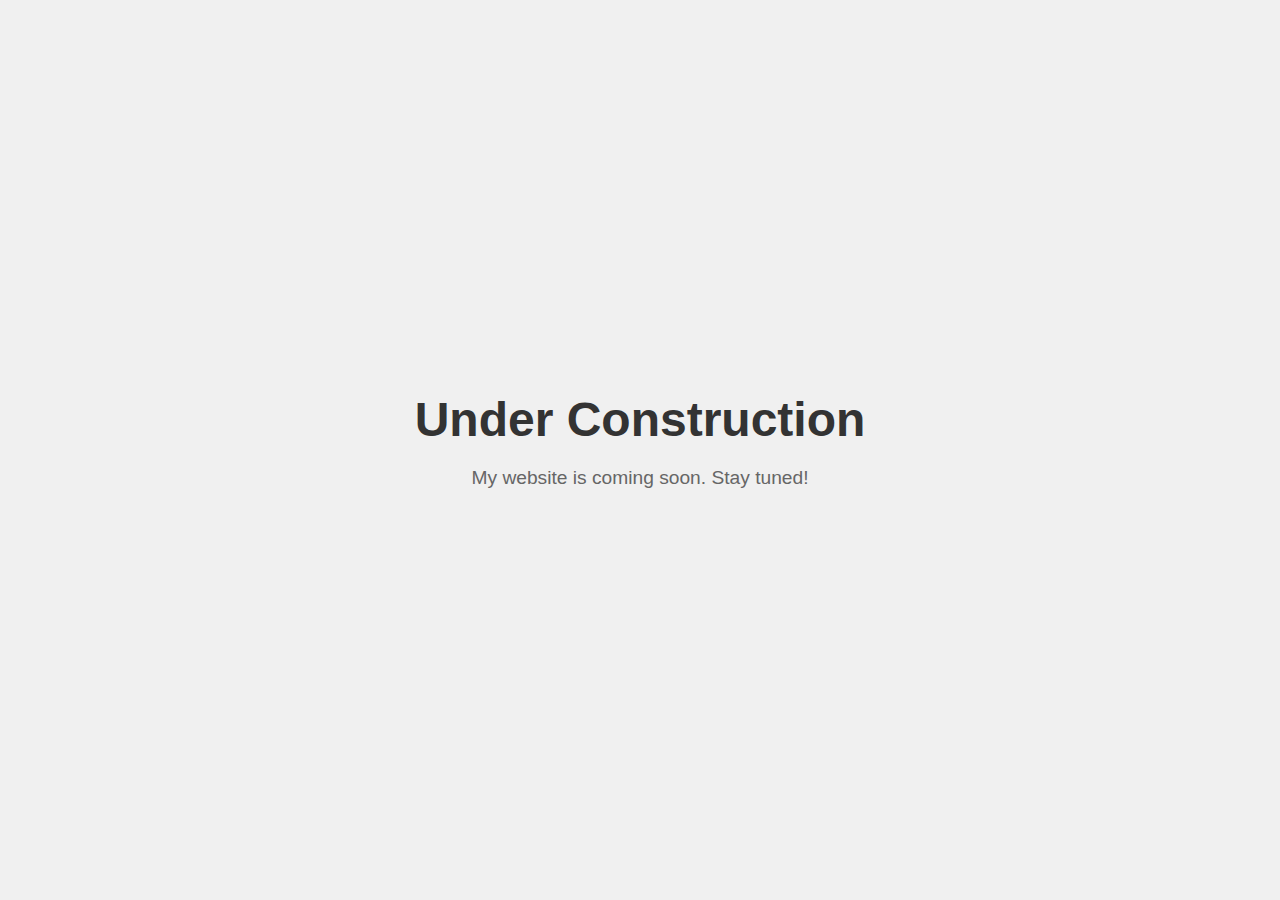
<file: Index.html>
<!DOCTYPE html>
<html lang="en">
<head>
<meta charset="UTF-8" />
<meta name="viewport" content="width=device-width, initial-scale=1.0" />
<title>Site Under Construction</title>
<style>
  body {
    background-color: #f0f0f0;
    display: flex;
    flex-direction: column;
    justify-content: center;
    align-items: center;
    height: 100vh;
    margin: 0;
    font-family: Arial, sans-serif;
  }
  h1 {
    font-size: 3em;
    margin: 0;
    color: #333;
  }
  p {
    font-size: 1.2em;
    color: #666;
  }
</style>
</head>
<body>
<h1>Under Construction</h1>
<p>My website is coming soon. Stay tuned!</p>
</body>
</html>
</file>
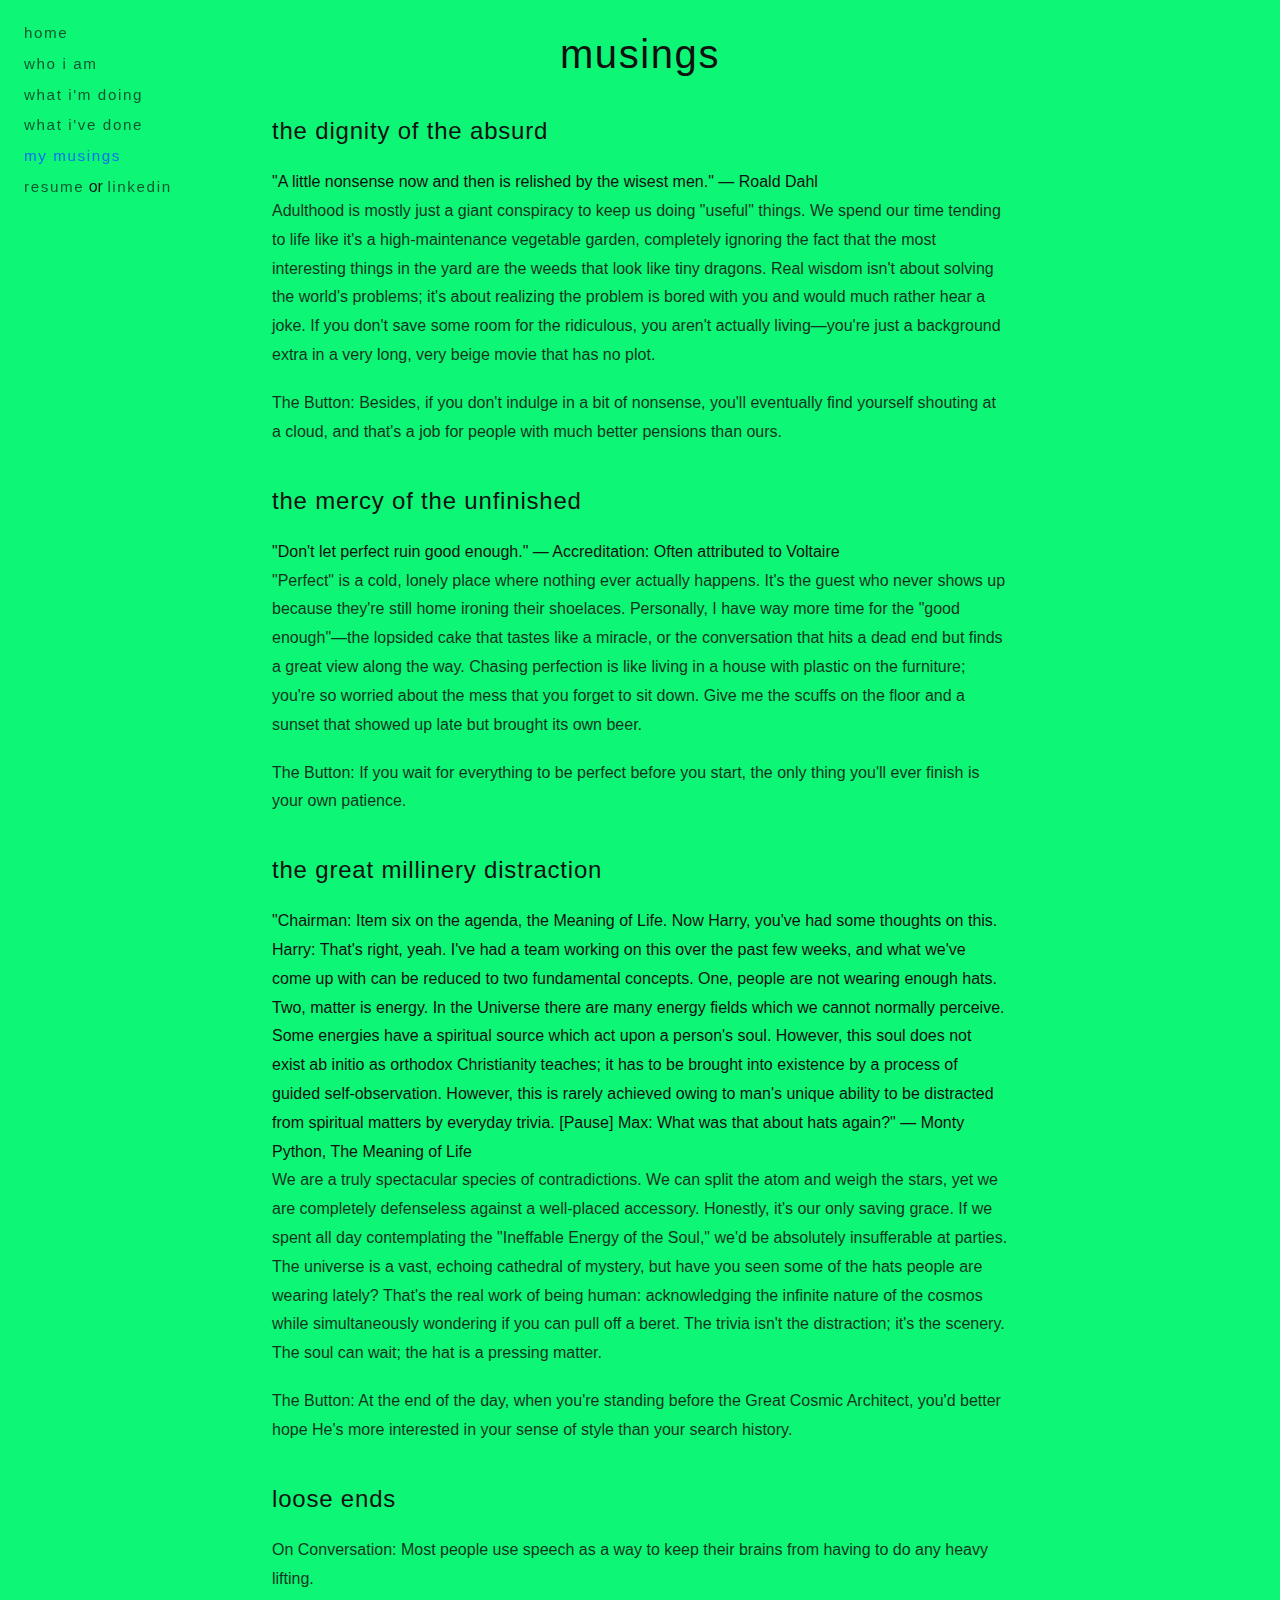
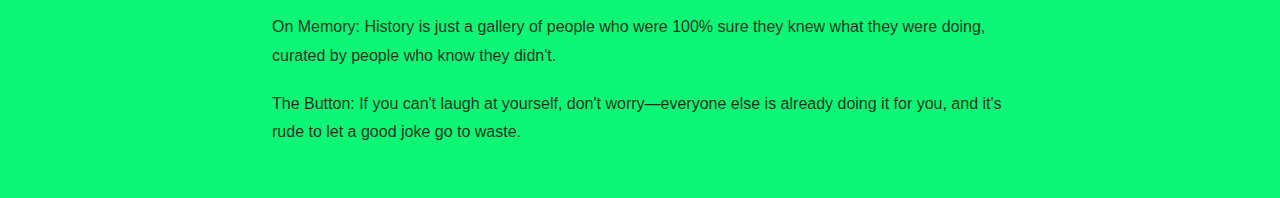
<file: musings.html>
<!DOCTYPE html>
<html lang="en">
<head>
    <meta charset="UTF-8">
    <meta name="viewport" content="width=device-width, initial-scale=1.0">
    <title>My Musings - Brendan Scoggin</title>
    <link rel="stylesheet" href="brendan_style.css">
</head>
<body>
    <nav class="top-nav">
        <ul>
            <li><a href="index.html">home</a></li>
            <li><a href="who-i-am.html">who i am</a></li>
            <li><a href="what-im-doing.html">what i'm doing</a></li>
            <li><a href="what-ive-done.html">what i've done</a></li>
            <li><a href="musings.html" class="active">my musings</a></li>
            <li><a href="https://docs.google.com/document/d/e/2PACX-1vRlG7qNAQnxeT9qfvQn0seeWl_OkJBGIAW8DvSuulfplm1lKD2IhGBYloyG8NarY7PKH-PVxymOO7G1/pub">resume</a> or <a href="https://www.linkedin.com/in/brendantscoggin">linkedin</a></li>
        </ul>
    </nav>
    
    <main class="page-content">
        <div class="page-section">
            <h1>Musings</h1>
            
            <div class="content-block">
                <h2>The Dignity of the Absurd</h2>
                <blockquote>"A little nonsense now and then is relished by the wisest men." — Roald Dahl</blockquote>
                <p>Adulthood is mostly just a giant conspiracy to keep us doing "useful" things. We spend our time tending to life like it's a high-maintenance vegetable garden, completely ignoring the fact that the most interesting things in the yard are the weeds that look like tiny dragons. Real wisdom isn't about solving the world's problems; it's about realizing the problem is bored with you and would much rather hear a joke. If you don't save some room for the ridiculous, you aren't actually living—you're just a background extra in a very long, very beige movie that has no plot.</p>
                <p>The Button: Besides, if you don't indulge in a bit of nonsense, you'll eventually find yourself shouting at a cloud, and that's a job for people with much better pensions than ours.</p>
                <h2>The Mercy of the Unfinished</h2>
                <blockquote>"Don't let perfect ruin good enough." — Accreditation: Often attributed to Voltaire</blockquote>
                <p>"Perfect" is a cold, lonely place where nothing ever actually happens. It's the guest who never shows up because they're still home ironing their shoelaces. Personally, I have way more time for the "good enough"—the lopsided cake that tastes like a miracle, or the conversation that hits a dead end but finds a great view along the way. Chasing perfection is like living in a house with plastic on the furniture; you're so worried about the mess that you forget to sit down. Give me the scuffs on the floor and a sunset that showed up late but brought its own beer.</p>
                <p>The Button: If you wait for everything to be perfect before you start, the only thing you'll ever finish is your own patience.</p>
                <h2>The Great Millinery Distraction</h2>
                <blockquote>"Chairman: Item six on the agenda, the Meaning of Life. Now Harry, you've had some thoughts on this. Harry: That's right, yeah. I've had a team working on this over the past few weeks, and what we've come up with can be reduced to two fundamental concepts. One, people are not wearing enough hats. Two, matter is energy. In the Universe there are many energy fields which we cannot normally perceive. Some energies have a spiritual source which act upon a person's soul. However, this soul does not exist ab initio as orthodox Christianity teaches; it has to be brought into existence by a process of guided self-observation. However, this is rarely achieved owing to man's unique ability to be distracted from spiritual matters by everyday trivia. [Pause] Max: What was that about hats again?" — Monty Python, The Meaning of Life</blockquote>
                <p>We are a truly spectacular species of contradictions. We can split the atom and weigh the stars, yet we are completely defenseless against a well-placed accessory. Honestly, it's our only saving grace. If we spent all day contemplating the "Ineffable Energy of the Soul," we'd be absolutely insufferable at parties. The universe is a vast, echoing cathedral of mystery, but have you seen some of the hats people are wearing lately? That's the real work of being human: acknowledging the infinite nature of the cosmos while simultaneously wondering if you can pull off a beret. The trivia isn't the distraction; it's the scenery. The soul can wait; the hat is a pressing matter.</p>
                <p>The Button: At the end of the day, when you're standing before the Great Cosmic Architect, you'd better hope He's more interested in your sense of style than your search history.</p>
                <h2>Loose Ends</h2>
                <p>On Conversation: Most people use speech as a way to keep their brains from having to do any heavy lifting.</p>
                <p>On Memory: History is just a gallery of people who were 100% sure they knew what they were doing, curated by people who know they didn't.</p>
                <p>The Button: If you can't laugh at yourself, don't worry—everyone else is already doing it for you, and it's rude to let a good joke go to waste.</p>
            </div>
        </div>
    </main>
</body>
</html>
</file>
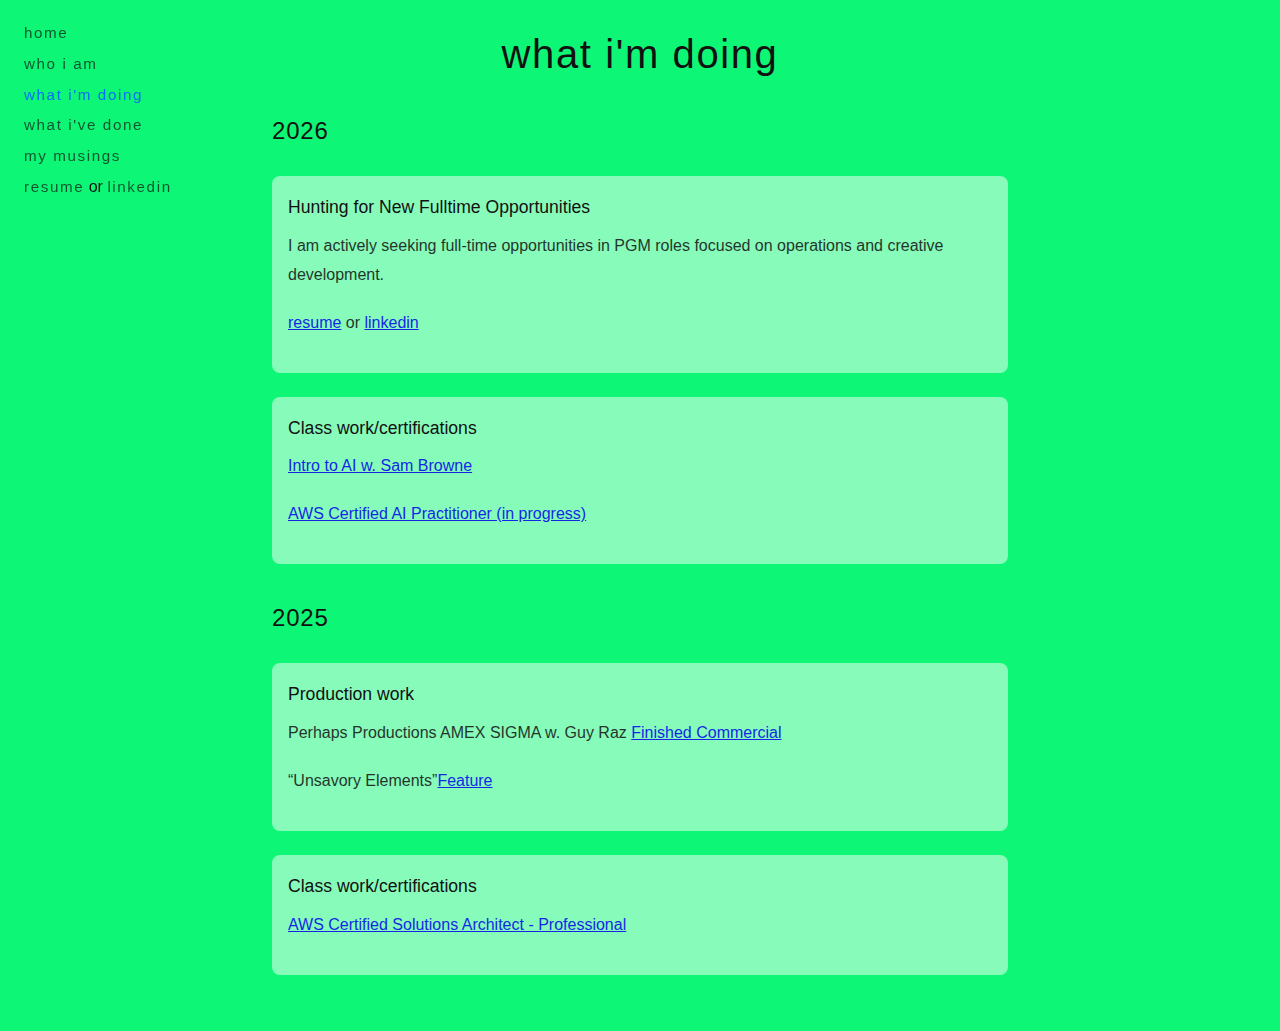
<file: what-im-doing.html>
<!DOCTYPE html>
<html lang="en">
<head>
    <meta charset="UTF-8">
    <meta name="viewport" content="width=device-width, initial-scale=1.0">
    <title>What I'm Doing - Brendan Scoggin</title>
    <link rel="stylesheet" href="brendan_style.css">
</head>
<body>
    <nav class="top-nav">
        <ul>
            <li><a href="index.html">home</a></li>
            <li><a href="who-i-am.html">who i am</a></li>
            <li><a href="what-im-doing.html" class="active">what i'm doing</a></li>
            <li><a href="what-ive-done.html">what i've done</a></li>
            <li><a href="musings.html">my musings</a></li>
            <li><a href="https://docs.google.com/document/d/e/2PACX-1vRlG7qNAQnxeT9qfvQn0seeWl_OkJBGIAW8DvSuulfplm1lKD2IhGBYloyG8NarY7PKH-PVxymOO7G1/pub">resume</a> or <a href="https://www.linkedin.com/in/brendantscoggin">linkedin</a></li>
        </ul>
    </nav>
    
    <main class="page-content">
        <div class="page-section">
            <h1>what i'm doing</h1>

            <div class="content-block">
                <h2>2026</h2>
                
                <div class="experience-item">
                    <h3>Hunting for New Fulltime Opportunities</h3>
                    <p>I am actively seeking full-time opportunities in PGM roles focused on operations and creative development.</p>
                    <p><a href="https://docs.google.com/document/d/e/2PACX-1vRlG7qNAQnxeT9qfvQn0seeWl_OkJBGIAW8DvSuulfplm1lKD2IhGBYloyG8NarY7PKH-PVxymOO7G1/pub">resume</a> or <a href="https://www.linkedin.com/in/brendantscoggin">linkedin</a></p></p>

                </div>
                
                <div class="experience-item">
                    <h3>Class work/certifications</h3>
                    <p><a href="https://samsclass.info/ML/430_S26.shtml">Intro to AI w. Sam Browne</a></p>
                    <p><a href="https://docs.aws.amazon.com/aws-certification/latest/examguides/ai-practitioner-01.html">AWS Certified AI Practitioner (in progress)</a></p>
                </div>
            </div>
            
            <div class="content-block">
                <h2>2025</h2>
                
                <div class="experience-item">
                    <h3>Production work</h3>
                    <p>Perhaps Productions AMEX SIGMA w. Guy Raz <a href="www.instagram.com/reel/DRfD1Uqjnlx/?igsh=NzgyYTk0Y2YyNg%3D%3D">Finished Commercial</a></a></p>
                     <p>“Unsavory Elements”<a href="https://www.imdb.com/title/tt28833665/">Feature</a></a></p>

                </div>
                
                <div class="experience-item">
                    <h3>Class work/certifications</h3>
                    <p><a href="https://www.credly.com/badges/5042f7a1-37dd-43e3-bdde-f88188560d9f">AWS Certified Solutions Architect - Professional</a></p>
                </div>
            </div>
        </div>
    </main>
</body>
</html>
</file>
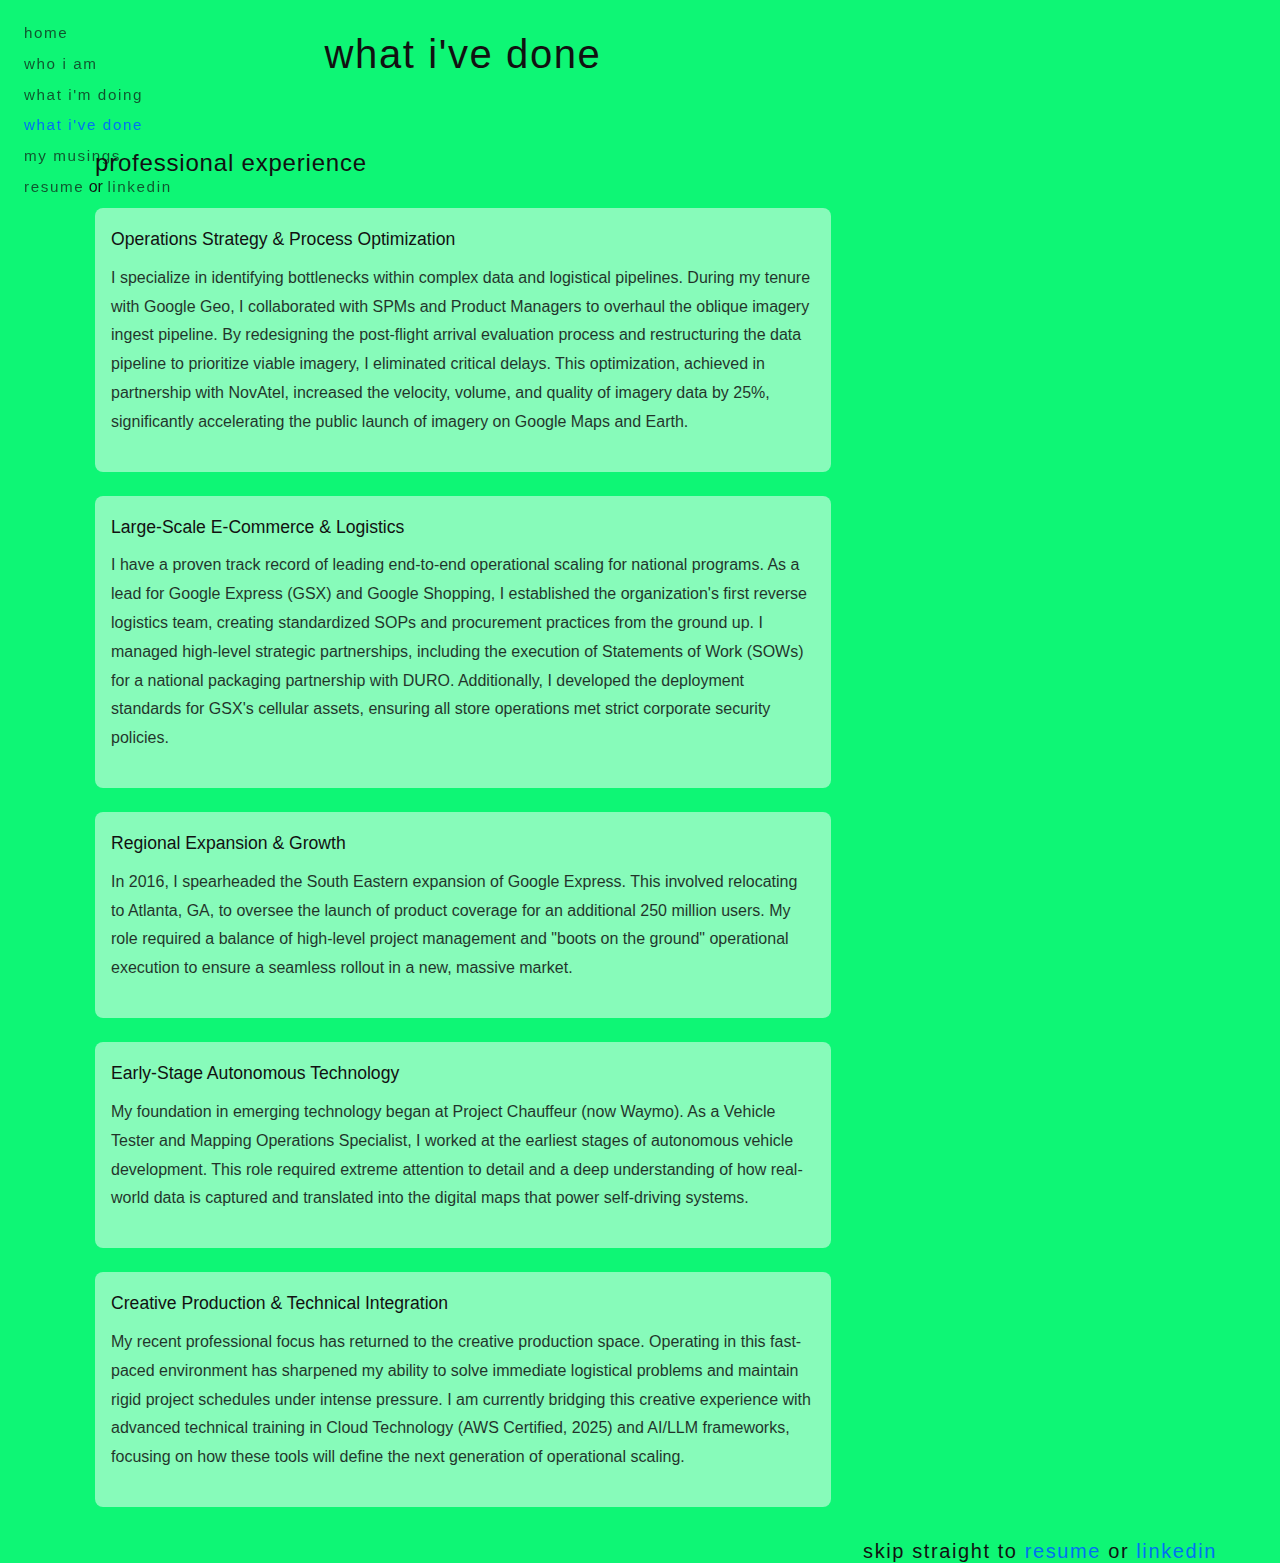
<file: what-ive-done.html>
<!DOCTYPE html>
<html lang="en">
<head>
    <meta charset="UTF-8">
    <meta name="viewport" content="width=device-width, initial-scale=1.0">
    <title>What I've Done - Brendan Scoggin</title>
    <link rel="stylesheet" href="brendan_style.css">
</head>
<body>
    <nav class="top-nav">
        <ul>
            <li><a href="index.html">home</a></li>
            <li><a href="who-i-am.html">who i am</a></li>
            <li><a href="what-im-doing.html">what i'm doing</a></li>
            <li><a href="what-ive-done.html" class="active">what i've done</a></li>
            <li><a href="musings.html">my musings</a></li>
            <li><a href="https://docs.google.com/document/d/e/2PACX-1vRlG7qNAQnxeT9qfvQn0seeWl_OkJBGIAW8DvSuulfplm1lKD2IhGBYloyG8NarY7PKH-PVxymOO7G1/pub">resume</a> or <a href="https://www.linkedin.com/in/brendantscoggin">linkedin</a></li>
        </ul>
    </nav>
    
    <main class="page-content">
        <div class="page-section">
            <div class="header-container">
                <h1>what i've done</h1>
            </div>
            
            <div class="content-block">
                <h2>Professional Experience</h2>
                
                <div class="experience-item">
                    <h3>Operations Strategy & Process Optimization</h3>
                    <p>
                        I specialize in identifying bottlenecks within complex data and logistical pipelines. During my tenure with Google Geo, I collaborated with SPMs and Product Managers to overhaul the oblique imagery ingest pipeline. By redesigning the post-flight arrival evaluation process and restructuring the data pipeline to prioritize viable imagery, I eliminated critical delays. This optimization, achieved in partnership with NovAtel, increased the velocity, volume, and quality of imagery data by 25%, significantly accelerating the public launch of imagery on Google Maps and Earth.
                    </p>
                </div>
                
                <div class="experience-item">
                    <h3>Large-Scale E-Commerce & Logistics</h3>
                    <p>
                        I have a proven track record of leading end-to-end operational scaling for national programs. As a lead for Google Express (GSX) and Google Shopping, I established the organization's first reverse logistics team, creating standardized SOPs and procurement practices from the ground up. I managed high-level strategic partnerships, including the execution of Statements of Work (SOWs) for a national packaging partnership with DURO. Additionally, I developed the deployment standards for GSX's cellular assets, ensuring all store operations met strict corporate security policies.
                    </p>
                </div>
                
                <div class="experience-item">
                    <h3>Regional Expansion & Growth</h3>
                    <p>
                        In 2016, I spearheaded the South Eastern expansion of Google Express. This involved relocating to Atlanta, GA, to oversee the launch of product coverage for an additional 250 million users. My role required a balance of high-level project management and "boots on the ground" operational execution to ensure a seamless rollout in a new, massive market.
                    </p>
                </div>
                
                <div class="experience-item">
                    <h3>Early-Stage Autonomous Technology</h3>
                    <p>
                        My foundation in emerging technology began at Project Chauffeur (now Waymo). As a Vehicle Tester and Mapping Operations Specialist, I worked at the earliest stages of autonomous vehicle development. This role required extreme attention to detail and a deep understanding of how real-world data is captured and translated into the digital maps that power self-driving systems.
                    </p>
                </div>
                
                <div class="experience-item">
                    <h3>Creative Production & Technical Integration</h3>
                    <p>
                        My recent professional focus has returned to the creative production space. Operating in this fast-paced environment has sharpened my ability to solve immediate logistical problems and maintain rigid project schedules under intense pressure. I am currently bridging this creative experience with advanced technical training in Cloud Technology (AWS Certified, 2025) and AI/LLM frameworks, focusing on how these tools will define the next generation of operational scaling.
                    </p>
                </div>
            </div>
        </div>
    </main>
    <p class="skip-links">Skip straight to <a href="https://docs.google.com/document/d/e/2PACX-1vRlG7qNAQnxeT9qfvQn0seeWl_OkJBGIAW8DvSuulfplm1lKD2IhGBYloyG8NarY7PKH-PVxymOO7G1/pub">resume</a> or <a href="https://www.linkedin.com/in/brendantscoggin">linkedin</a></p>
</body>
</html>
</file>
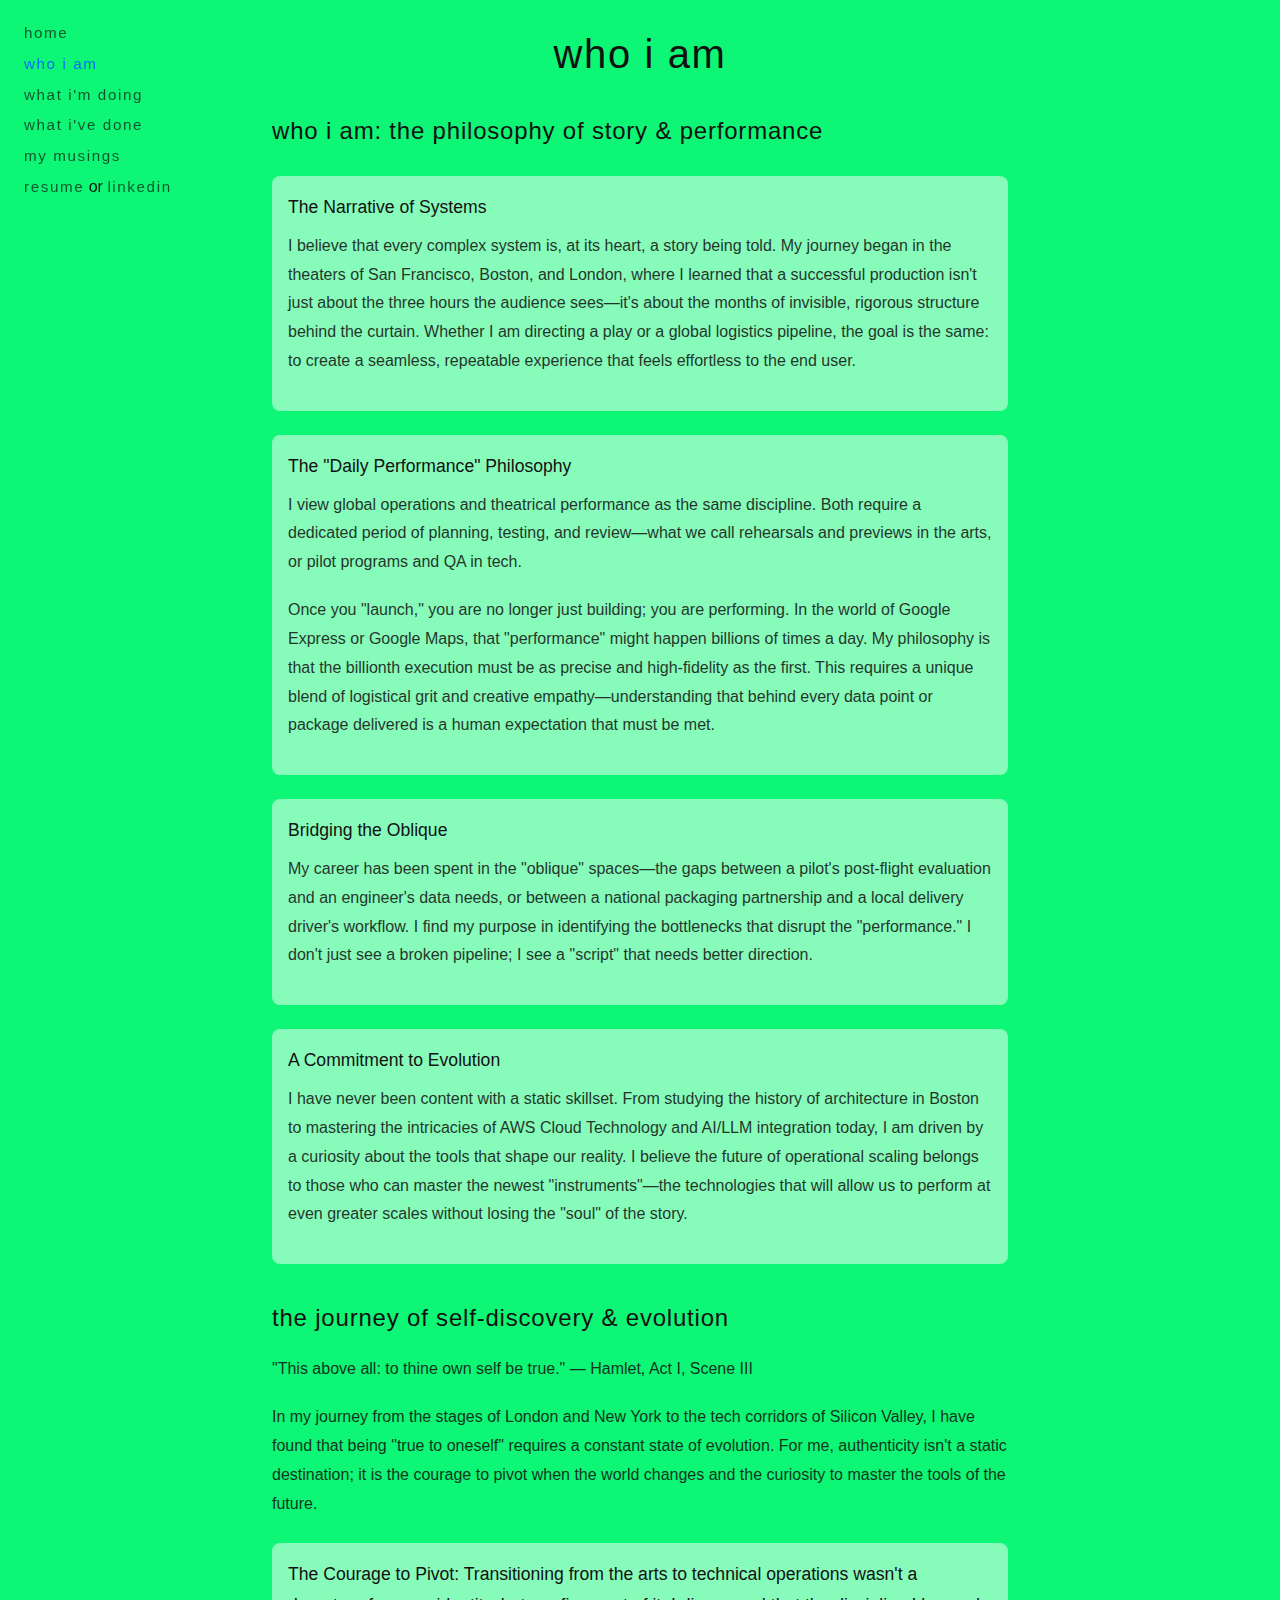
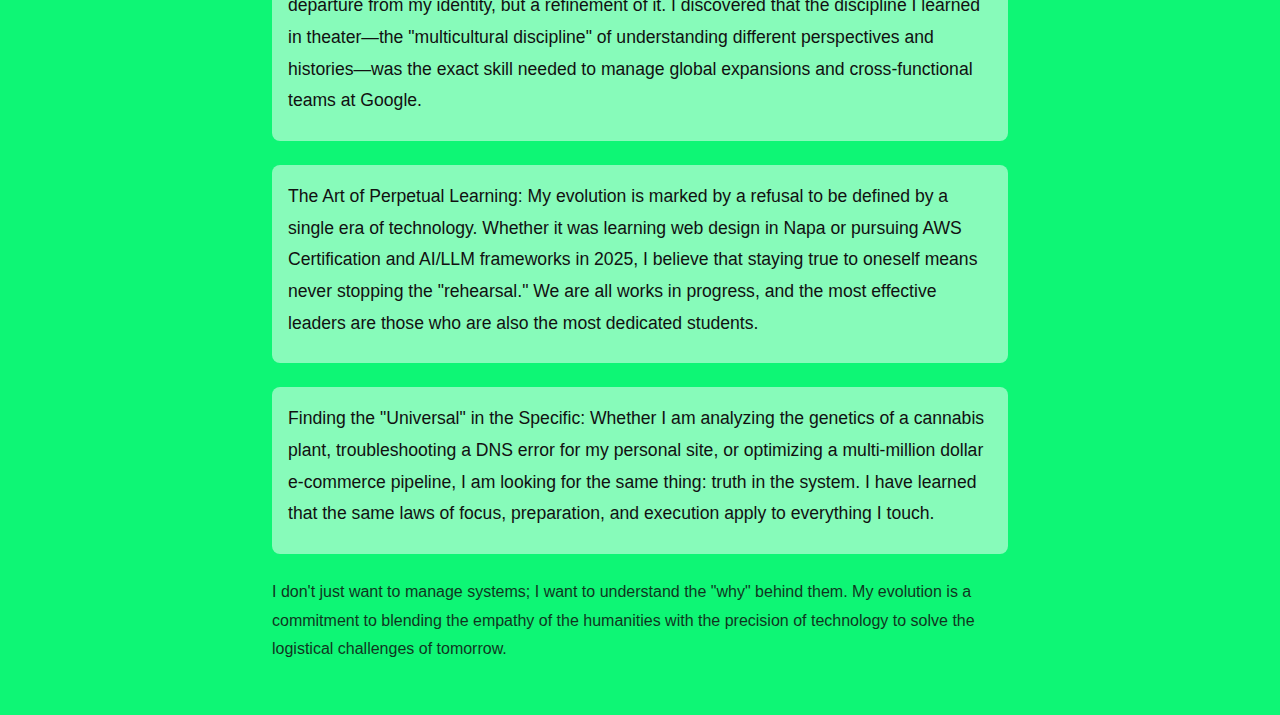
<file: who-i-am.html>
<!DOCTYPE html>
<html lang="en">
<head>
    <meta charset="UTF-8">
    <meta name="viewport" content="width=device-width, initial-scale=1.0">
    <title>Who I Am - Brendan Scoggin</title>
    <link rel="stylesheet" href="brendan_style.css">
</head>
<body>
    <nav class="top-nav">
        <ul>
            <li><a href="index.html">home</a></li>
            <li><a href="who-i-am.html" class="active">who i am</a></li>
            <li><a href="what-im-doing.html">what i'm doing</a></li>
            <li><a href="what-ive-done.html">what i've done</a></li>
            <li><a href="musings.html">my musings</a></li>
            <li><a href="https://docs.google.com/document/d/e/2PACX-1vRlG7qNAQnxeT9qfvQn0seeWl_OkJBGIAW8DvSuulfplm1lKD2IhGBYloyG8NarY7PKH-PVxymOO7G1/pub">resume</a> or <a href="https://www.linkedin.com/in/brendantscoggin">linkedin</a></li>
        </ul>
    </nav>
    
    <main class="page-content">
        <div class="page-section">
            <h1>who i am</h1>
            
            <div class="content-block">
                <h2>Who I Am: The Philosophy of Story & Performance</h2>
                <div class="musing-item">
                    <h3>The Narrative of Systems</h3>
                    <p>
                        I believe that every complex system is, at its heart, a story being told. My journey began in the theaters of San Francisco, Boston, and London, where I learned that a successful production isn't just about the three hours the audience sees—it's about the months of invisible, rigorous structure behind the curtain. Whether I am directing a play or a global logistics pipeline, the goal is the same: to create a seamless, repeatable experience that feels effortless to the end user.
                    </p>
                </div>
                
                <div class="musing-item">
                    <h3>The "Daily Performance" Philosophy</h3>
                    <p>
                        I view global operations and theatrical performance as the same discipline. Both require a dedicated period of planning, testing, and review—what we call rehearsals and previews in the arts, or pilot programs and QA in tech.
                    </p>
                    <p>
                        Once you "launch," you are no longer just building; you are performing. In the world of Google Express or Google Maps, that "performance" might happen billions of times a day. My philosophy is that the billionth execution must be as precise and high-fidelity as the first. This requires a unique blend of logistical grit and creative empathy—understanding that behind every data point or package delivered is a human expectation that must be met.
                    </p>
                </div>
                
                <div class="musing-item">
                    <h3>Bridging the Oblique</h3>
                    <p>
                        My career has been spent in the "oblique" spaces—the gaps between a pilot's post-flight evaluation and an engineer's data needs, or between a national packaging partnership and a local delivery driver's workflow. I find my purpose in identifying the bottlenecks that disrupt the "performance." I don't just see a broken pipeline; I see a "script" that needs better direction.
                    </p>
                </div>
                
                <div class="musing-item">
                    <h3>A Commitment to Evolution</h3>
                    <p>
                        I have never been content with a static skillset. From studying the history of architecture in Boston to mastering the intricacies of AWS Cloud Technology and AI/LLM integration today, I am driven by a curiosity about the tools that shape our reality. I believe the future of operational scaling belongs to those who can master the newest "instruments"—the technologies that will allow us to perform at even greater scales without losing the "soul" of the story.
                    </p>
                </div>
                
                <h2>The Journey of Self-Discovery & Evolution</h2>
                <p>
                    "This above all: to thine own self be true." — Hamlet, Act I, Scene III
                </p>
                <p>
                    In my journey from the stages of London and New York to the tech corridors of Silicon Valley, I have found that being "true to oneself" requires a constant state of evolution. For me, authenticity isn't a static destination; it is the courage to pivot when the world changes and the curiosity to master the tools of the future.
                </p>
                
                <div class="musing-item">
                    <h3>The Courage to Pivot: Transitioning from the arts to technical operations wasn't a departure from my identity, but a refinement of it. I discovered that the discipline I learned in theater—the "multicultural discipline" of understanding different perspectives and histories—was the exact skill needed to manage global expansions and cross-functional teams at Google.</h3>
                </div>
                
                <div class="musing-item">
                    <h3>The Art of Perpetual Learning: My evolution is marked by a refusal to be defined by a single era of technology. Whether it was learning web design in Napa or pursuing AWS Certification and AI/LLM frameworks in 2025, I believe that staying true to oneself means never stopping the "rehearsal." We are all works in progress, and the most effective leaders are those who are also the most dedicated students.</h3>
                </div>
                
                <div class="musing-item">
                    <h3>Finding the "Universal" in the Specific: Whether I am analyzing the genetics of a cannabis plant, troubleshooting a DNS error for my personal site, or optimizing a multi-million dollar e-commerce pipeline, I am looking for the same thing: truth in the system. I have learned that the same laws of focus, preparation, and execution apply to everything I touch.</h3>
                </div>
                <p>
                    I don't just want to manage systems; I want to understand the "why" behind them. My evolution is a commitment to blending the empathy of the humanities with the precision of technology to solve the logistical challenges of tomorrow.
                </p>
            </div>
        </div>
    </main>
</body>
</html>
</file>
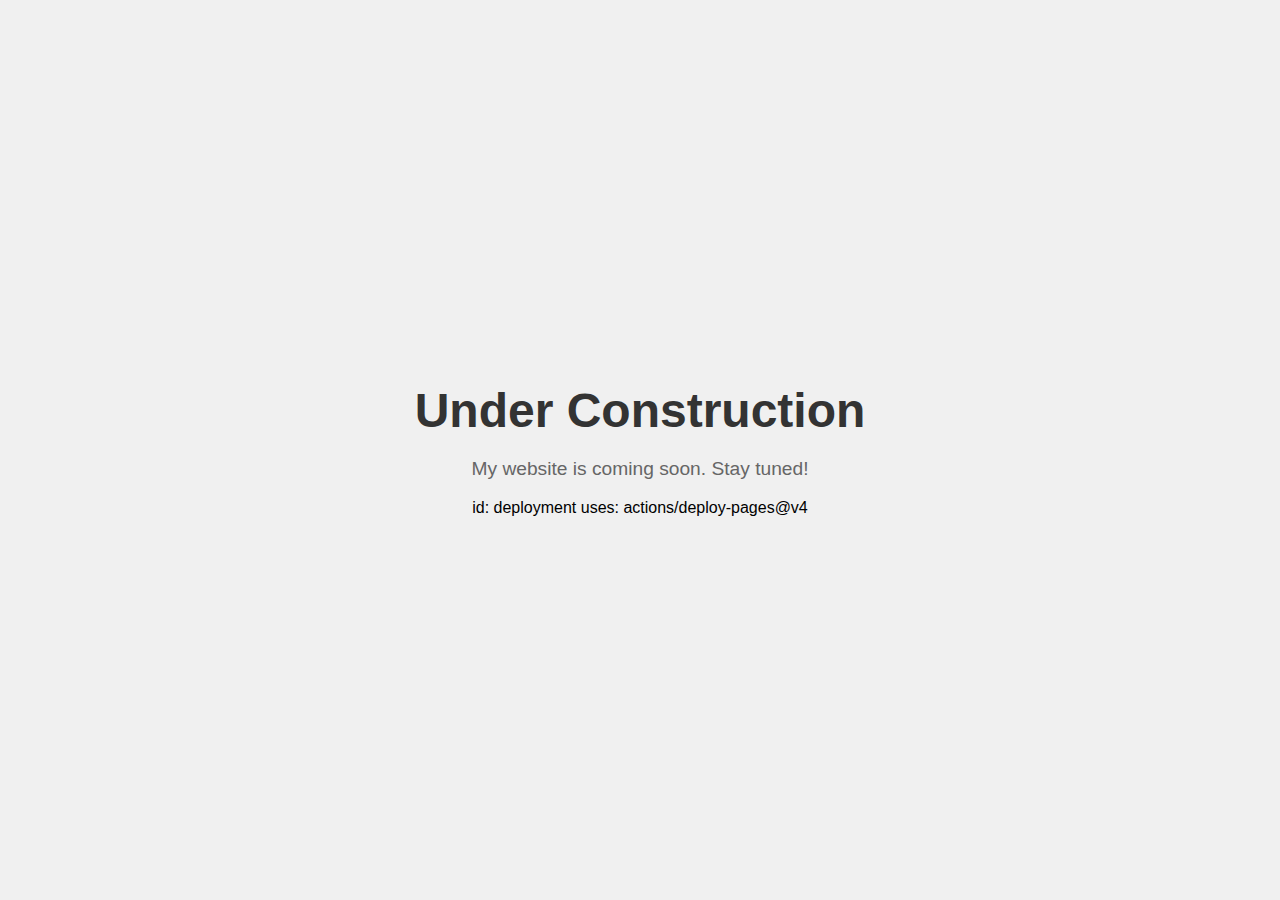
<file: .github/workflows/static.html>
<html lang="en">
<head>
<meta charset="UTF-8" />
<meta name="viewport" content="width=device-width, initial-scale=1.0" />
<title>Site Under Construction</title>
<style>
  body {
    background-color: #f0f0f0;
    display: flex;
    flex-direction: column;
    justify-content: center;
    align-items: center;
    height: 100vh;
    margin: 0;
    font-family: Arial, sans-serif;
  }
  h1 {
    font-size: 3em;
    margin: 0;
    color: #333;
  }
  p {
    font-size: 1.2em;
    color: #666;
  }
</style>
</head>
<body>
<h1>Under Construction</h1>
<p>My website is coming soon. Stay tuned!</p>
</body>
        id: deployment
        uses: actions/deploy-pages@v4
</file>
<file: brendan_style.css>
* {
    margin: 0;
    padding: 0;
    box-sizing: border-box;
}

body {
    background-color: #0ef675;
    font-family: -apple-system, BlinkMacSystemFont, "Segoe UI", Helvetica, Arial, sans-serif;
    display: flex;
    justify-content: center;
    align-items: center;
    min-height: 100vh;
    color: #111;
}

.landing {
    text-align: center;
    flex: 1;
    display: flex;
    align-items: center;
    justify-content: center;
}

.hero-content {
    /* Removed flex to stack image and nav vertically */
}

/* Image Styling */
.image-container {
    margin-bottom: 3rem;
}

.profile-photo {
    width: 280px; /* Adjust size as needed */
    height: auto;
    max-width: 90vw;
    /* Optional: uncomment the next line if you want a circular look */
    /* border-radius: 50%; */
}

/* Navigation Links */
.nav-links ul {
    list-style: none;
}

.nav-links li {
    margin: 1.5rem 0;
}

.nav-links a {
    text-decoration: none;
    color: #111;
    font-size: 1.2rem;
    font-weight: 300;
    letter-spacing: 0.1rem;
    text-transform: lowercase;
    transition: all 0.3s ease;
    opacity: 0.7;
}

.nav-links a:hover {
    opacity: 1;
    letter-spacing: 0.15rem;
    color: #0070f3; /* Subtle blue highlight */
}

/* Page Content Styling */
.page-content {
    width: 100%;
    max-width: 800px;
    padding: 2rem;
    animation: fadeIn 0.5s ease-in;
}

/* Top Navigation */
.top-nav {
    position: fixed;
    top: 1.5rem;
    left: 1.5rem;
    z-index: 1000;
}

.top-nav ul {
    list-style: none;
    display: flex;
    flex-direction: column;
    gap: 0.8rem;
}

.top-nav a {
    text-decoration: none;
    color: #111;
    font-family: -apple-system, BlinkMacSystemFont, "Segoe UI", Helvetica, Arial, sans-serif;
    font-size: 0.95rem;
    font-weight: 300;
    letter-spacing: 0.1rem;
    text-transform: lowercase;
    transition: all 0.3s ease;
    opacity: 0.7;
    display: inline-block;
}

.top-nav a:hover {
    opacity: 1;
    letter-spacing: 0.15rem;
    color: #0070f3;
}

.top-nav a.active {
    opacity: 1;
    color: #0070f3;
    font-weight: 400;
}

@keyframes fadeIn {
    from {
        opacity: 0;
        transform: translateY(10px);
    }
    to {
        opacity: 1;
        transform: translateY(0);
    }
}

.header-nav {
    margin-bottom: 3rem;
}

.back-link {
    text-decoration: none;
    color: #111;
    font-size: 1rem;
    opacity: 0.6;
    transition: all 0.3s ease;
    display: inline-block;
}

.back-link:hover {
    opacity: 1;
    letter-spacing: 0.05rem;
}

.page-section {
    text-align: left;
}

.page-section h1 {
    font-size: 2.5rem;
    font-weight: 300;
    letter-spacing: 0.1rem;
    text-transform: lowercase;
    margin-bottom: 2rem;
    text-align: center;
}

.header-container {
    display: flex;
    align-items: center;
    justify-content: center;
    gap: 1rem;
    margin-bottom: 2rem;
}

.skip-links {
    font-size: 1.25rem;
    font-weight: 300;
    letter-spacing: 0.1rem;
    text-transform: lowercase;
    text-align: center;
    margin-bottom: 0;
    margin-top: auto;
    color: #111;
}

.skip-links a {
    color: #0070f3;
    text-decoration: none;
    transition: all 0.3s ease;
}

.skip-links a:hover {
    opacity: 0.7;
    letter-spacing: 0.15rem;
}

.page-section h2 {
    font-size: 1.5rem;
    font-weight: 400;
    letter-spacing: 0.05rem;
    margin-top: 2rem;
    margin-bottom: 1rem;
    text-transform: lowercase;
}

.page-section h3 {
    font-size: 1.1rem;
    font-weight: 500;
    margin-bottom: 0.5rem;
}

.content-block {
    line-height: 1.8;
}

.content-block p {
    margin-bottom: 1.2rem;
    opacity: 0.85;
}

.values-list,
.doing-list,
.skills-list {
    list-style: none;
    margin: 1.5rem 0;
}

.values-list li,
.doing-list li,
.skills-list li {
    margin: 0.8rem 0;
    padding-left: 1.5rem;
    opacity: 0.85;
    position: relative;
}

.values-list li:before,
.doing-list li:before,
.skills-list li:before {
    content: "→";
    position: absolute;
    left: 0;
    color: #0070f3;
}

.project-item,
.experience-item,
.musing-item {
    margin: 1.5rem 0;
    padding: 1rem;
    background-color: rgba(255, 255, 255, 0.5);
    border-radius: 0.5rem;
    transition: all 0.3s ease;
}

.project-item:hover,
.experience-item:hover,
.musing-item:hover {
    background-color: rgba(255, 255, 255, 0.8);
    transform: translateX(5px);
}

.project-item p,
.experience-item p,
.musing-item p {
    opacity: 0.85;
}

.timeline-item {
    margin: 1.5rem 0;
    padding: 1rem;
    background-color: rgba(255, 255, 255, 0.5);
    border-radius: 0.5rem;
    transition: all 0.3s ease;
    border-left: 3px solid #0070f3;
}

.timeline-item:hover {
    background-color: rgba(255, 255, 255, 0.8);
    transform: translateX(5px);
}

.timeline-item h3 {
    color: #0070f3;
    margin-bottom: 0.5rem;
}

.timeline-item p {
    opacity: 0.85;
}

/* Responsive Design */
@media (max-width: 768px) {
    .top-nav {
        top: 1rem;
        left: 1rem;
    }

    .top-nav a {
        font-size: 0.85rem;
    }

    .page-content {
        padding: 1.5rem;
        max-width: 100%;
        margin-top: 2rem;
    }

    .page-section h1 {
        font-size: 2rem;
    }

    .page-section h2 {
        font-size: 1.3rem;
    }
}

@media (max-width: 480px) {
    .top-nav {
        top: 0.8rem;
        left: 0.8rem;
    }

    .top-nav ul {
        gap: 0.6rem;
    }

    .top-nav a {
        font-size: 0.8rem;
    }

    .page-content {
        padding: 1rem;
        margin-top: 2rem;
    }

    .page-section h1 {
        font-size: 1.5rem;
    }

    .page-section h2 {
        font-size: 1.1rem;
    }

    .project-item,
    .experience-item,
    .musing-item {
        padding: 0.5rem;
    }
}
</file>
